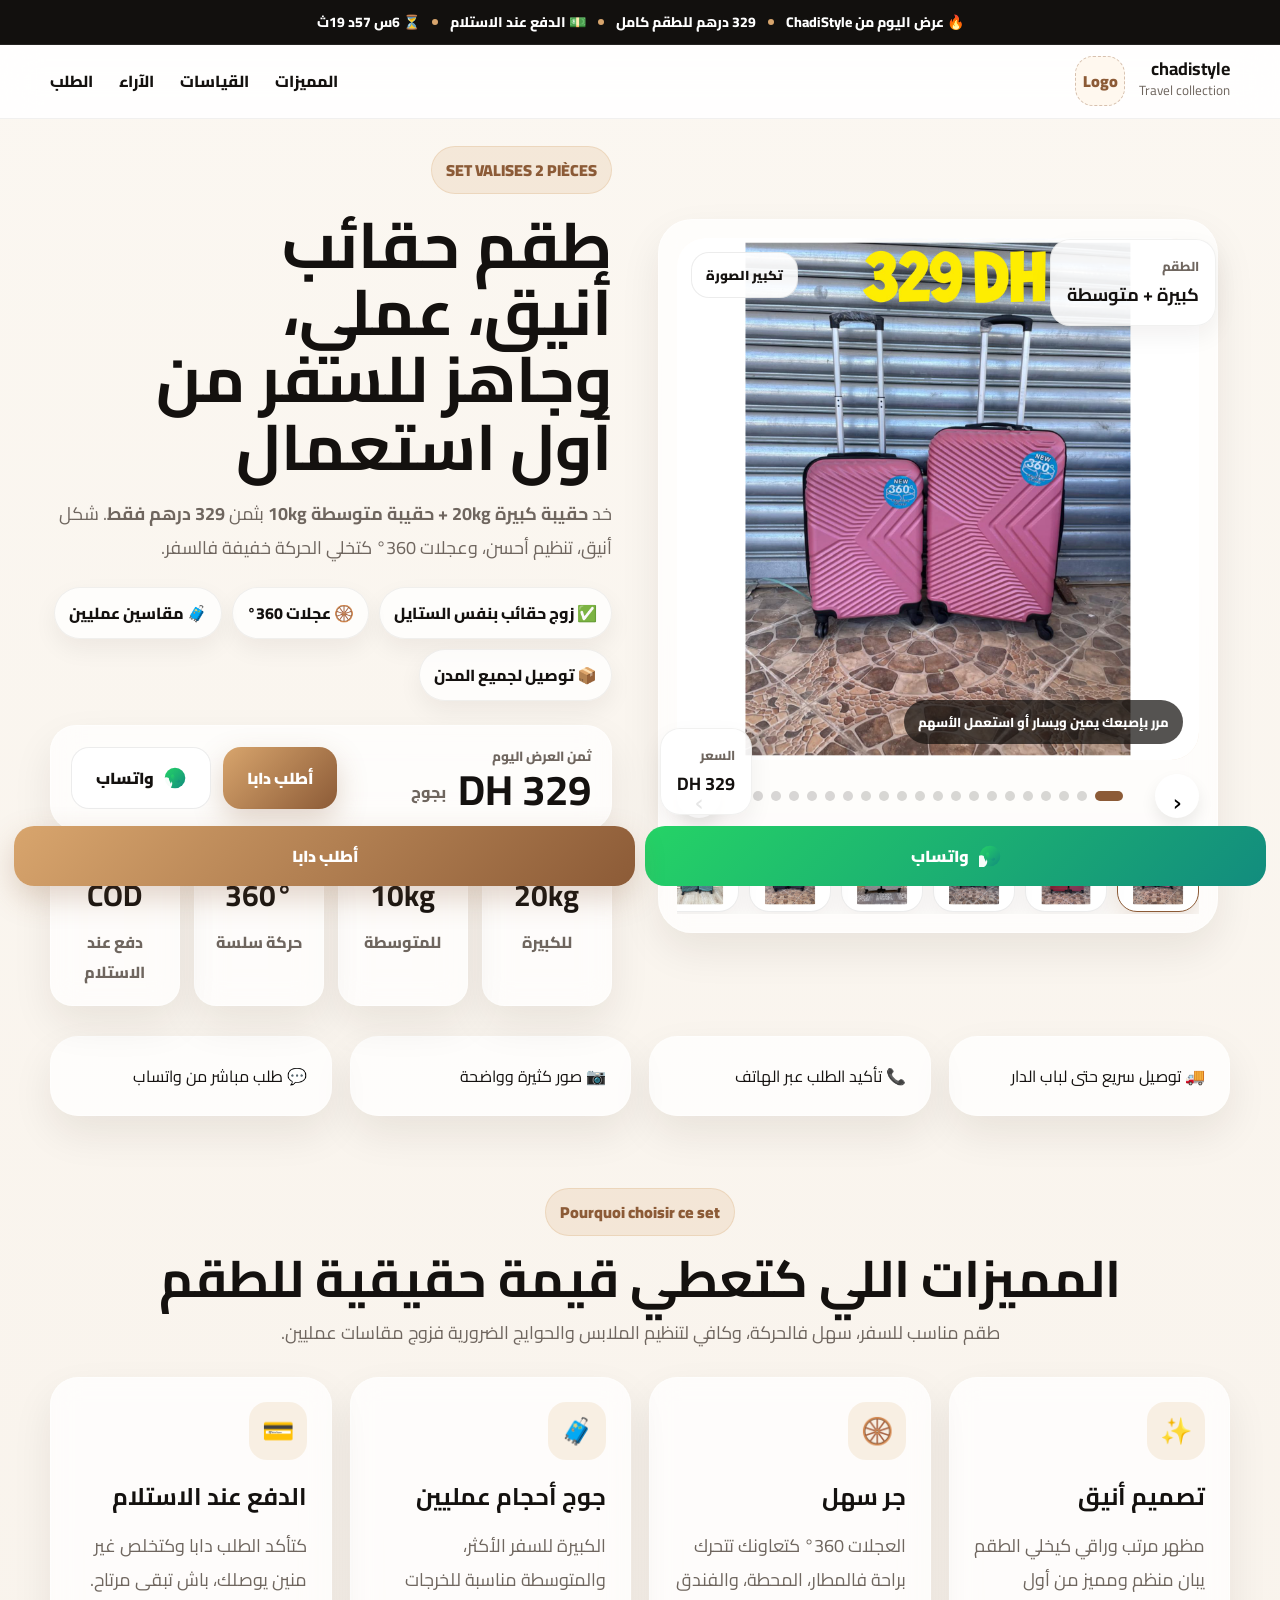
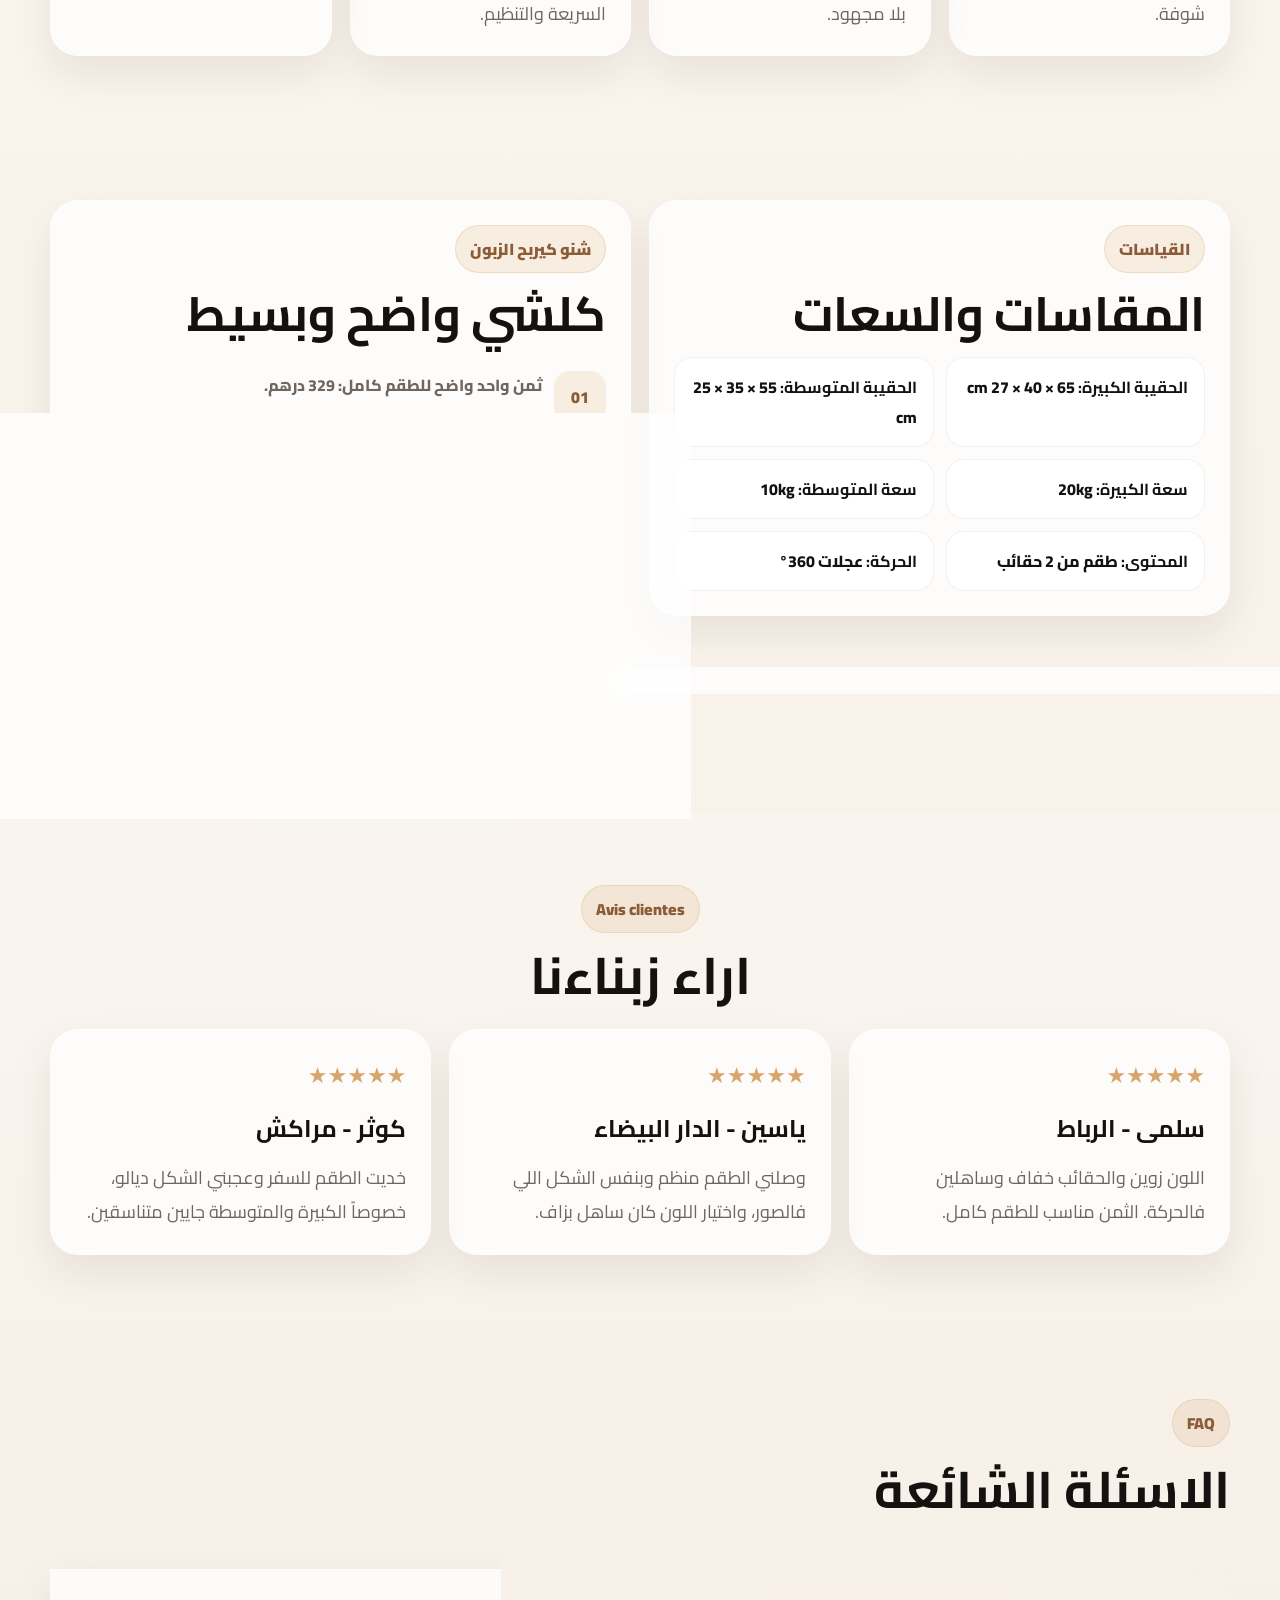
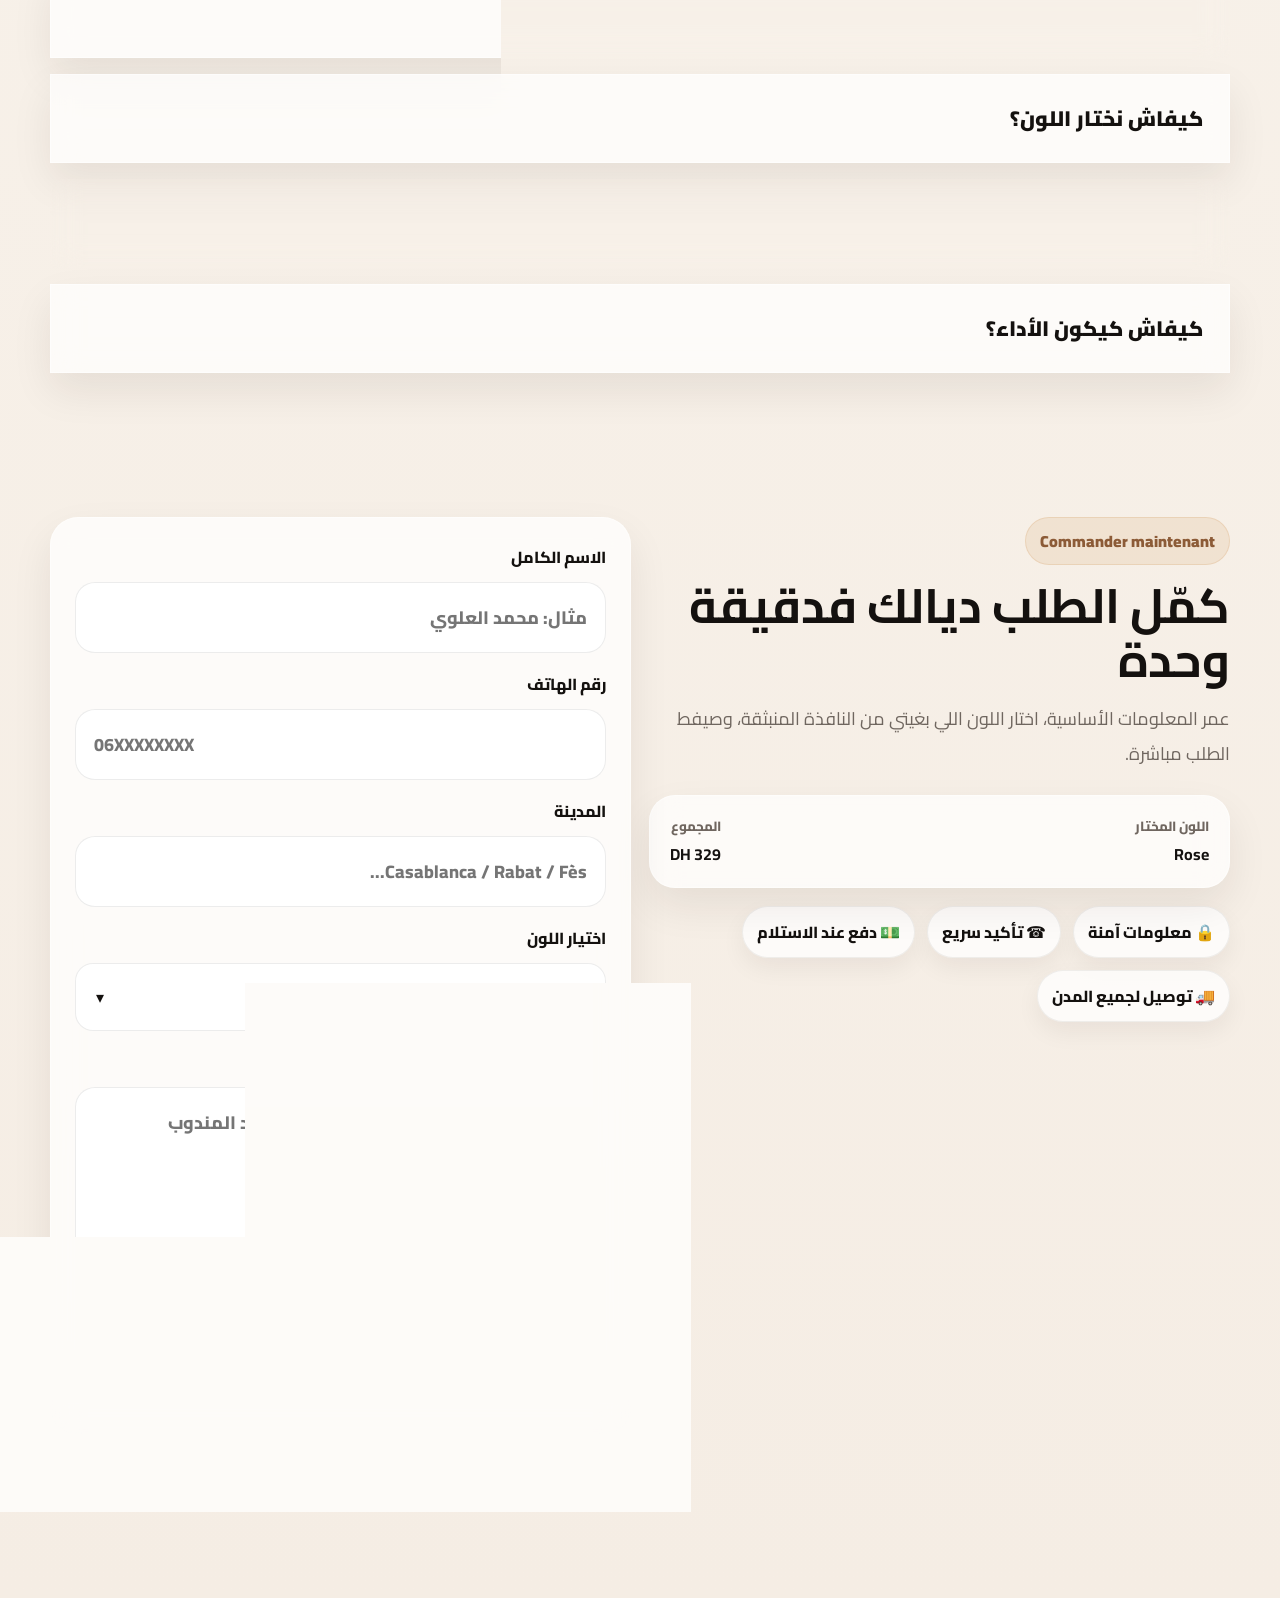
<file: index.html>
<!doctype html>
<html lang="ar" dir="rtl">
<head>
  <meta charset="UTF-8" />
  <meta http-equiv="X-UA-Compatible" content="IE=edge" />
  <meta name="viewport" content="width=device-width, initial-scale=1.0, viewport-fit=cover" />
  <title>ChadiStyle | طقم حقائب سفر 2 قطع بثمن 329 درهم</title>
  <meta name="description" content="طقم حقائب سفر ChadiStyle مكون من حقيبة كبيرة 20kg وحقيبة متوسطة 10kg بثمن 329 درهم فقط. صور كثيرة، عجلات 360°، دفع عند الاستلام وتوصيل لجميع المدن بالمغرب." />
  <meta name="robots" content="index,follow,max-image-preview:large" />
  <meta name="theme-color" content="#12100e" />
  <meta name="keywords" content="حقائب سفر, طقم حقائب, valise, set valises, chadistyle, حقائب المغرب, طقم حقائب 329 درهم" />
  <link rel="canonical" href="./" />

  <meta property="og:locale" content="ar_MA" />
  <meta property="og:type" content="product" />
  <meta property="og:title" content="ChadiStyle | طقم حقائب سفر 2 قطع بثمن 329 درهم" />
  <meta property="og:description" content="حقيبة كبيرة 20kg + حقيبة متوسطة 10kg بألوان متعددة، عجلات 360°، ودفع عند الاستلام." />
  <meta property="og:image" content="assets/images/07216a6f-ed1c-49eb-8713-bebbb8f6638a.jpeg" />
  <meta property="og:image:alt" content="طقم حقائب سفر ChadiStyle" />
  <meta property="og:site_name" content="ChadiStyle" />

  <meta name="twitter:card" content="summary_large_image" />
  <meta name="twitter:title" content="ChadiStyle | طقم حقائب سفر 2 قطع بثمن 329 درهم" />
  <meta name="twitter:description" content="اختار اللون ديالك وطلب دابا. كبيرة 20kg + متوسطة 10kg بثمن 329 درهم فقط." />
  <meta name="twitter:image" content="assets/images/07216a6f-ed1c-49eb-8713-bebbb8f6638a.jpeg" />

  <link rel="preconnect" href="https://fonts.googleapis.com">
  <link rel="preconnect" href="https://fonts.gstatic.com" crossorigin>
  <link href="https://fonts.googleapis.com/css2?family=Cairo:wght@400;600;700;800;900&display=swap" rel="stylesheet">
  <link rel="preload" as="image" href="assets/images/07216a6f-ed1c-49eb-8713-bebbb8f6638a.jpeg" />
  <link rel="preload" as="image" href="assets/images/04a8c3bd-b79f-4aab-b294-697c1f01caf9.jpeg" />
  <link rel="stylesheet" href="styles.css" />

  <script type="application/ld+json">
  {
    "@context":"https://schema.org",
    "@type":"Product",
    "name":"ChadiStyle Set Valises 2 Pièces",
    "brand":{"@type":"Brand","name":"ChadiStyle"},
    "description":"طقم حقائب سفر مكون من حقيبة كبيرة 20kg وحقيبة متوسطة 10kg مع عجلات 360° وألوان متعددة.",
    "image":[
      "assets/images/07216a6f-ed1c-49eb-8713-bebbb8f6638a.jpeg",
      "assets/images/04a8c3bd-b79f-4aab-b294-697c1f01caf9.jpeg",
      "assets/images/276c92f9-af37-4a65-b3f5-61d03229a6c1.jpeg",
      "assets/images/28bfc26e-045c-42f2-bcb2-810611f1ffec.jpeg",
      "assets/images/4a410dfd-cf58-4026-8056-039bd497de69.jpeg",
      "assets/images/5302eda4-836d-4665-828d-df61c8166615.jpeg",
      "assets/images/6ca216b2-e116-4357-a86b-bff119a6e204.jpeg",
      "assets/images/84929e0f-b16d-4fbb-80d5-106b214cf619.jpeg",
      "assets/images/87ebcc59-15d8-47c6-b482-40e44ffc768f.jpeg",
      "assets/images/8b7ff2ef-00cc-481d-b301-b4df2eb20bba.jpeg",
      "assets/images/8ddd7e43-d7ce-4990-abd9-2580df773224.jpeg",
      "assets/images/9adc9a31-12ae-4a30-a497-1fc21504b14f.jpeg",
      "assets/images/9ecf0c9e-bb41-421c-b206-47fb9138fd2e.jpeg",
      "assets/images/a79d6728-3a69-4611-bb8c-b9bd32f8e4a8.jpeg",
      "assets/images/b6b2ae6a-38eb-45c3-bc00-917f3c1b9526.jpeg",
      "assets/images/b6c45c13-b075-4b6e-a85f-7e61e8ebde6f.jpeg",
      "assets/images/baf8698c-f9aa-4e90-974a-b84a5d846503.jpeg",
      "assets/images/c2b97d88-1dce-42cb-9af8-0fcc0144f9f2.jpeg",
      "assets/images/c5679a50-b0f3-4c08-8393-fabd02f97330.jpeg",
      "assets/images/ce11bae9-ff26-4557-ace9-9253922d0647.jpeg"
    ],
    "offers":{
      "@type":"Offer",
      "priceCurrency":"MAD",
      "price":"329",
      "availability":"https://schema.org/InStock",
      "itemCondition":"https://schema.org/NewCondition"
    },
    "additionalProperty":[
      {"@type":"PropertyValue","name":"محتوى الطقم","value":"حقيبة كبيرة + حقيبة متوسطة"},
      {"@type":"PropertyValue","name":"قياس الحقيبة الكبيرة","value":"65 × 40 × 27 cm"},
      {"@type":"PropertyValue","name":"قياس الحقيبة المتوسطة","value":"55 × 35 × 25 cm"},
      {"@type":"PropertyValue","name":"سعة الكبيرة","value":"20kg"},
      {"@type":"PropertyValue","name":"سعة المتوسطة","value":"10kg"}
    ]
  }
  </script>
</head>
<body>
  <div class="topbar">
    <div class="container topbar-inner">
      <span>🔥 عرض اليوم من ChadiStyle</span>
      <span class="bullet"></span>
      <span>329 درهم للطقم كامل</span>
      <span class="bullet"></span>
      <span>💵 الدفع عند الاستلام</span>
      <span class="bullet"></span>
      <span id="countdown">⏳ باقي العرض...</span>
    </div>
  </div>

  <header class="site-header">
    <div class="container header-inner">
      <a href="#hero" class="brand">
        <div>
          <strong>chadistyle</strong>
          <small>Travel collection</small>
        </div>
        <div class="logo-placeholder">Logo</div>
      </a>

      <nav class="desktop-nav">
        <a href="#features">المميزات</a>
        <a href="#specs">القياسات</a>
        <a href="#reviews">الآراء</a>
        <a href="#order">الطلب</a>
      </nav>

      <button class="menu-btn" id="menuBtn" aria-label="فتح القائمة">☰</button>
    </div>
    <nav class="mobile-nav" id="mobileNav">
      <a href="#features">المميزات</a>
      <a href="#specs">القياسات</a>
      <a href="#reviews">الآراء</a>
      <a href="#order">اطلب الآن</a>
    </nav>
  </header>

  <main>
    <section class="hero" id="hero">
      <div class="container hero-grid">
        <div class="hero-visual reveal delay-1">
          <div class="visual-shell">
            <div class="floating-card floating-card-a">
              <span>الطقم</span>
              <strong>كبيرة + متوسطة</strong>
            </div>
            <div class="floating-card floating-card-b">
              <span>السعر</span>
              <strong>329 DH</strong>
            </div>

            <div class="gallery-card glass-card">
              <div class="gallery-stage" id="galleryStage">
                <img id="mainImage" src="assets/images/07216a6f-ed1c-49eb-8713-bebbb8f6638a.jpeg" alt="طقم حقائب سفر ChadiStyle" />
                <button class="gallery-zoom-hint" type="button" id="openLightbox">تكبير الصورة</button>
                <div class="gallery-overlay">
                  <span>مرر بإصبعك يمين ويسار أو استعمل الأسهم</span>
                </div>
              </div>

              <div class="gallery-controls">
                <button class="nav-arrow" id="prevSlide" type="button" aria-label="الصورة السابقة">‹</button>
                <div class="dots" id="dots"></div>
                <button class="nav-arrow" id="nextSlide" type="button" aria-label="الصورة التالية">›</button>
              </div>

              <div class="thumb-rail" id="thumbs"></div>
            </div>
          </div>
        </div>

        <div class="hero-copy reveal">
          <span class="hero-badge">SET VALISES 2 PIÈCES</span>
          <h1>طقم حقائب أنيق، عملي، وجاهز للسفر من أول استعمال</h1>
          <p class="lead">خد <strong>حقيبة كبيرة 20kg + حقيبة متوسطة 10kg</strong> بثمن <strong>329 درهم فقط</strong>. شكل أنيق، تنظيم أحسن، وعجلات 360° كتخلي الحركة خفيفة فالسفر.</p>

          <div class="hero-points">
            <span>✅ زوج حقائب بنفس الستايل</span>
            <span>🛞 عجلات 360°</span>
            <span>🧳 مقاسين عمليين</span>
            <span>📦 توصيل لجميع المدن</span>
          </div>

          <div class="price-box glass-card">
            <div>
              <small>ثمن العرض اليوم</small>
              <div class="price-row"><strong>329 DH</strong><span>بجوج</span></div>
            </div>
            <div class="hero-cta-group">
              <button class="primary-btn pulse" data-scroll="#order" type="button">أطلب دابا</button>
              <a class="secondary-btn wa-cta" id="heroWhatsapp" href="https://wa.me/212622566694" target="_blank" rel="noopener">
                <img class="wa-svg" src="assets/icons/whatsapp.svg" alt="واتساب">
                <span>واتساب</span>
              </a>
            </div>
          </div>

          <div class="stats-grid compact-two">
            <div class="stat-card glass-card"><strong>20kg</strong><span>للكبيرة</span></div>
            <div class="stat-card glass-card"><strong>10kg</strong><span>للمتوسطة</span></div>
            <div class="stat-card glass-card"><strong>360°</strong><span>حركة سلسة</span></div>
            <div class="stat-card glass-card"><strong>COD</strong><span>دفع عند الاستلام</span></div>
          </div>
        </div>
      </div>
    </section>

    <section class="proof-strip reveal">
      <div class="container proof-grid">
        <div>🚚 توصيل سريع حتى لباب الدار</div>
        <div>📞 تأكيد الطلب عبر الهاتف</div>
        <div>📷 صور كثيرة وواضحة</div>
        <div>💬 طلب مباشر من واتساب</div>
      </div>
    </section>

    <section class="features section" id="features">
      <div class="container">
        <div class="section-head reveal center">
          <span class="section-kicker">Pourquoi choisir ce set</span>
          <h2>المميزات اللي كتعطي قيمة حقيقية للطقم</h2>
          <p>طقم مناسب للسفر، سهل فالحركة، وكافي لتنظيم الملابس والحوايج الضرورية فزوج مقاسات عمليين.</p>
        </div>

        <div class="feature-cards">
          <article class="feature-card glass-card reveal">
            <div class="icon">✨</div>
            <h3>تصميم أنيق</h3>
            <p>مظهر مرتب وراقي كيخلي الطقم يبان منظم ومميز من أول شوفة.</p>
          </article>
          <article class="feature-card glass-card reveal delay-1">
            <div class="icon">🛞</div>
            <h3>جر سهل</h3>
            <p>العجلات 360° كتعاونك تتحرك براحة فالمطار، المحطة، والفندق بلا مجهود.</p>
          </article>
          <article class="feature-card glass-card reveal delay-2">
            <div class="icon">🧳</div>
            <h3>جوج أحجام عمليين</h3>
            <p>الكبيرة للسفر الأكثر، والمتوسطة مناسبة للخرجات السريعة والتنظيم.</p>
          </article>
          <article class="feature-card glass-card reveal delay-3">
            <div class="icon">💳</div>
            <h3>الدفع عند الاستلام</h3>
            <p>كتأكد الطلب دابا وكتخلص غير منين يوصلك، باش تبقى مرتاح.</p>
          </article>
        </div>
      </div>
    </section>

    <section class="section" id="specs">
      <div class="container specs-grid">
        <div class="spec-card glass-card reveal">
          <span class="section-kicker">القياسات</span>
          <h2>المقاسات والسعات</h2>
          <ul class="spec-list two-col-list">
            <li><strong>الحقيبة الكبيرة:</strong> 65 × 40 × 27 cm</li>
            <li><strong>الحقيبة المتوسطة:</strong> 55 × 35 × 25 cm</li>
            <li><strong>سعة الكبيرة:</strong> 20kg</li>
            <li><strong>سعة المتوسطة:</strong> 10kg</li>
            <li><strong>المحتوى:</strong> طقم من 2 حقائب</li>
            <li><strong>الحركة:</strong> عجلات 360°</li>
          </ul>
        </div>
        <div class="spec-card glass-card reveal delay-1">
          <span class="section-kicker">شنو كيربح الزبون</span>
          <h2>كلشي واضح وبسيط</h2>
          <div class="adv-list">
            <div><span>01</span><p>ثمن واحد واضح للطقم كامل: 329 درهم.</p></div>
            <div><span>02</span><p>اختيار اللون من نافذة منبثقة داخل الفورم بلا تعقيد.</p></div>
            <div><span>03</span><p>صور كثيرة توضح المنتج من زوايا متعددة.</p></div>
            <div><span>04</span><p>طلب سهل من الفورم أو مباشرة عبر واتساب.</p></div>
          </div>
        </div>
      </div>
    </section>

    <section class="section alt" id="reviews">
      <div class="container">
        <div class="section-head reveal center">
          <span class="section-kicker">Avis clientes</span>
          <h2> اراء زبناءنا</h2>
        </div>
        <div class="reviews-grid">
          <article class="review glass-card reveal">
            <div class="stars">★★★★★</div>
            <h3>سلمى - الرباط</h3>
            <p>اللون زوين والحقائب خفاف وساهلين فالحركة. الثمن مناسب للطقم كامل.</p>
          </article>
          <article class="review glass-card reveal delay-1">
            <div class="stars">★★★★★</div>
            <h3>ياسين - الدار البيضاء</h3>
            <p>وصلني الطقم منظم وبنفس الشكل اللي فالصور، واختيار اللون كان ساهل بزاف.</p>
          </article>
          <article class="review glass-card reveal delay-2">
            <div class="stars">★★★★★</div>
            <h3>كوثر - مراكش</h3>
            <p>خديت الطقم للسفر وعجبني الشكل ديالو، خصوصاً الكبيرة والمتوسطة جايين متناسقين.</p>
          </article>
        </div>
      </div>
    </section>

    <section class="section faq-section">
      <div class="container faq-grid">
        <div class="section-head reveal">
          <span class="section-kicker">FAQ</span>
          <h2>الاسئلة الشائعة</h2>
        </div>
        <details class="glass-card reveal"><summary>واش 329 درهم للطقم كامل؟</summary><p>نعم، الثمن هو 329 درهم بجوج: حقيبة كبيرة + حقيبة متوسطة.</p></details>
        <details class="glass-card reveal"><summary>كيفاش نختار اللون؟</summary><p>كتضغط على اختيار اللون داخل الفورم وكتفتح لك نافذة فيها جميع الألوان باش تختار اللي بغيتي.</p></details>
        <details class="glass-card reveal"><summary>واش التوصيل لكل المدن؟</summary><p>نعم، التوصيل متاح لجميع المدن داخل المغرب مع تأكيد الطلب قبل الإرسال.</p></details>
        <details class="glass-card reveal"><summary>كيفاش كيكون الأداء؟</summary><p>الدفع عند الاستلام. كتخلص منين يوصلك الطلب.</p></details>
      </div>
    </section>

    <section class="section order-section" id="order">
      <div class="container order-grid">
        <div class="order-copy reveal">
          <span class="section-kicker">Commander maintenant</span>
          <h2>كمّل الطلب ديالك فدقيقة وحدة</h2>
          <p>عمر المعلومات الأساسية، اختار اللون اللي بغيتي من النافذة المنبثقة، وصيفط الطلب مباشرة.</p>

          <div class="offer-box glass-card">
            <div>
              <small>اللون المختار</small>
              <strong id="summarySet">Rose</strong>
            </div>
            <div>
              <small>المجموع</small>
              <strong>329 DH</strong>
            </div>
          </div>

          <div class="mini-feats">
            <span>🔒 معلومات آمنة</span>
            <span>☎️ تأكيد سريع</span>
            <span>💵 دفع عند الاستلام</span>
            <span>🚚 توصيل لجميع المدن</span>
          </div>
        </div>

        <form class="order-form glass-card reveal delay-1" id="orderForm" action="https://formspree.io/f/xojpezno" method="POST">
          <label>الاسم الكامل
            <input type="text" name="name" id="customerName" placeholder="مثال: محمد العلوي" required>
          </label>

          <label>رقم الهاتف
            <input type="tel" name="phone" id="customerPhone" placeholder="06XXXXXXXX" inputmode="tel" required>
          </label>

          <label>المدينة
            <input type="text" name="city" id="customerCity" placeholder="Casablanca / Rabat / Fès..." required>
          </label>

          <label>اختيار اللون
            <button type="button" class="color-picker-trigger" id="colorPickerTrigger" aria-haspopup="dialog" aria-expanded="false">
              <span id="selectedColorLabel">Rose</span>
              <span>▾</span>
            </button>
            <input type="hidden" name="color" id="selectedColorValue" value="Rose">
          </label>

          <label>العنوان التفصيلي
            <textarea name="address" id="customerAddress" rows="4" placeholder="الحي، الزنقة، رقم المنزل، أي معلومة تساعد المندوب" required></textarea>
          </label>

          <button type="submit" class="primary-btn submit-btn" id="submitBtn">تأكيد الطلب الآن</button>
          <button type="button" class="whatsapp-btn" id="whatsappBtn">
            <img class="wa-svg" src="assets/icons/whatsapp.svg" alt="واتساب">
            <span>أو اطلب عبر واتساب</span>
          </button>
        </form>
      </div>
    </section>
  </main>

  <div class="sticky-actions">
    <a class="floating-wa" id="floatingWa" href="https://wa.me/212622566694" target="_blank" rel="noopener" aria-label="WhatsApp">
      <img class="wa-svg" src="assets/icons/whatsapp.svg" alt="واتساب">
      <span>واتساب</span>
    </a>
    <button class="sticky-order-btn primary-btn" data-scroll="#order" type="button">أطلب دابا</button>
  </div>

  <div class="picker-modal" id="colorModal" aria-hidden="true">
    <div class="picker-backdrop" data-close-color-modal></div>
    <div class="picker-sheet glass-card" role="dialog" aria-modal="true" aria-labelledby="colorModalTitle">
      <div class="picker-head">
        <div>
          <small>Choisir la couleur</small>
          <h3 id="colorModalTitle">اختار اللون ديالك</h3>
        </div>
        <button type="button" class="picker-close" id="closeColorModal" aria-label="إغلاق">✕</button>
      </div>
      <div class="picker-grid" id="colorPickerGrid"></div>
    </div>
  </div>

  <div class="lightbox" id="lightbox" aria-hidden="true">
    <button type="button" class="lightbox-close" id="closeLightbox" aria-label="إغلاق">✕</button>
    <img id="lightboxImage" src="assets/images/07216a6f-ed1c-49eb-8713-bebbb8f6638a.jpeg" alt="صورة مكبرة للمنتج">
  </div>

  <script src="script.js"></script>
</body>
</html>
</file>
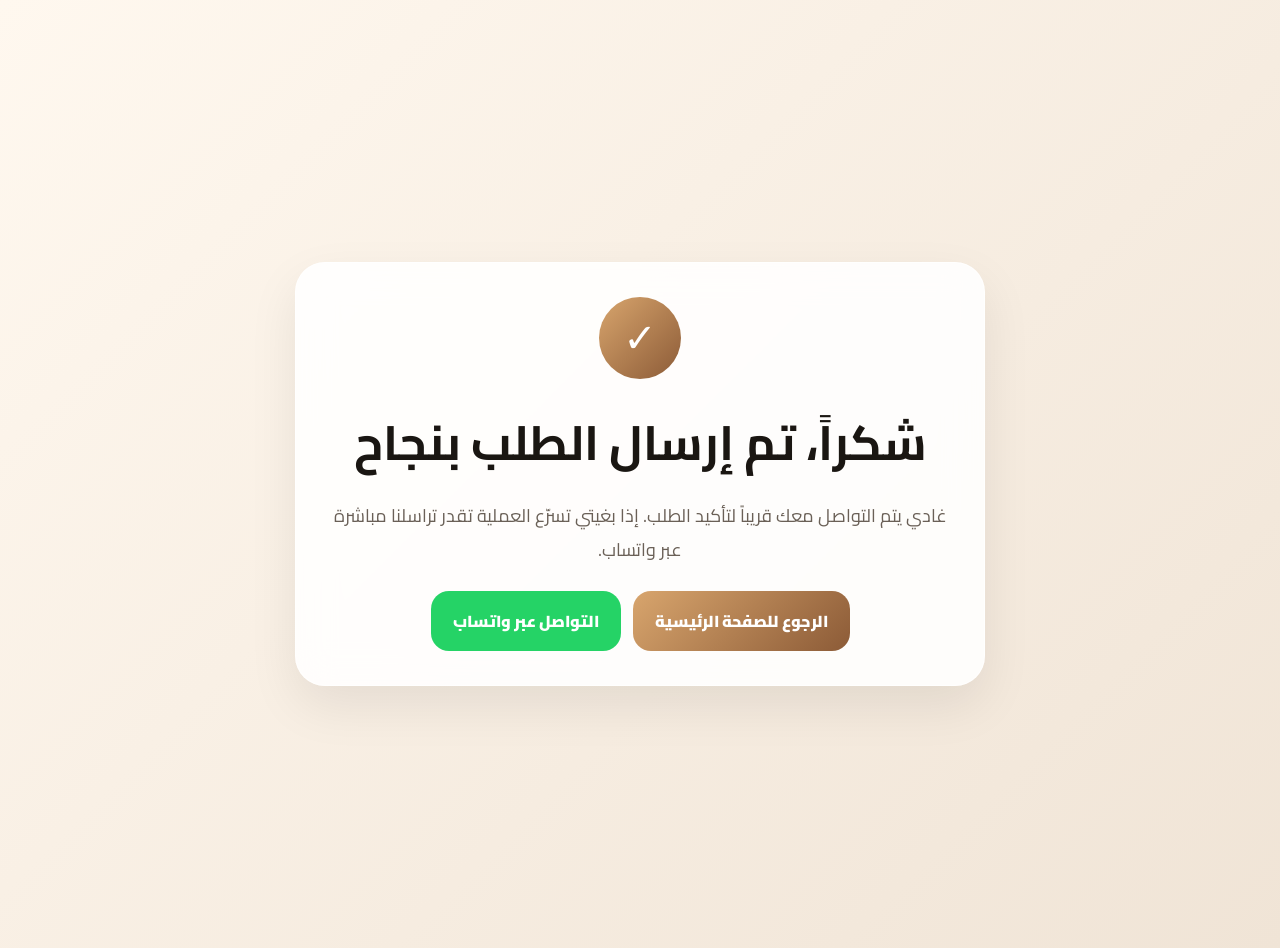
<file: thankyou.html>
<!doctype html>
<html lang="ar" dir="rtl">
<head>
  <meta charset="UTF-8" />
  <meta name="viewport" content="width=device-width, initial-scale=1.0" />
  <title>شكراً على طلبك | ChadiStyle</title>
  <meta name="description" content="تم إرسال طلبك بنجاح. سنتواصل معك قريباً لتأكيد طلب ChadiStyle." />
  <link rel="preconnect" href="https://fonts.googleapis.com">
  <link rel="preconnect" href="https://fonts.gstatic.com" crossorigin>
  <link href="https://fonts.googleapis.com/css2?family=Cairo:wght@400;600;700;800;900&display=swap" rel="stylesheet">
  <style>
    body{margin:0;min-height:100vh;display:grid;place-items:center;background:linear-gradient(135deg,#fff8ef,#f0e4d6);font-family:"Cairo",system-ui,sans-serif;color:#1a1612;padding:24px}
    .card{max-width:620px;width:100%;background:rgba(255,255,255,.88);backdrop-filter:blur(18px);border:1px solid rgba(255,255,255,.7);box-shadow:0 20px 50px rgba(0,0,0,.08);border-radius:30px;padding:34px;text-align:center}
    .check{width:82px;height:82px;border-radius:50%;display:grid;place-items:center;margin:0 auto 18px;background:linear-gradient(135deg,#d8a56d,#8c5b37);color:#fff;font-size:40px;font-weight:900}
    h1{font-size:clamp(30px,6vw,48px);margin:0 0 12px}
    p{font-size:18px;line-height:1.9;color:#6a6057;margin:0 0 24px}
    .actions{display:flex;gap:12px;justify-content:center;flex-wrap:wrap}
    a{display:inline-flex;align-items:center;justify-content:center;gap:10px;padding:15px 22px;border-radius:18px;font-weight:900;text-decoration:none}
    .primary{background:linear-gradient(135deg,#d8a56d,#8c5b37);color:#fff}
    .secondary{background:#25d366;color:#fff}
  </style>
</head>
<body>
  <div class="card">
    <div class="check">✓</div>
    <h1>شكراً، تم إرسال الطلب بنجاح</h1>
    <p>غادي يتم التواصل معك قريباً لتأكيد الطلب. إذا بغيتي تسرّع العملية تقدر تراسلنا مباشرة عبر واتساب.</p>
    <div class="actions">
      <a class="primary" href="index.html">الرجوع للصفحة الرئيسية</a>
      <a class="secondary" href="https://wa.me/212622566694" target="_blank" rel="noopener">التواصل عبر واتساب</a>
    </div>
  </div>
</body>
</html>
</file>
<file: styles.css>
:root{
  --bg:#f6f1ea;
  --bg-2:#efe6da;
  --card:rgba(255,255,255,.72);
  --card-strong:#fff;
  --text:#14110f;
  --muted:#6f665f;
  --line:rgba(20,17,15,.08);
  --accent:#8c5b37;
  --accent-2:#d8a56d;
  --dark:#181411;
  --wa:#25d366;
  --wa-dark:#128c7e;
  --shadow:0 18px 40px rgba(33,24,16,.08);
  --shadow-soft:0 10px 24px rgba(33,24,16,.06);
  --radius:28px;
}
*{box-sizing:border-box}html{scroll-behavior:smooth}body{margin:0;font-family:"Cairo",system-ui,sans-serif;background:linear-gradient(180deg,#fbf7f1 0%,#f5ede4 100%);color:var(--text);padding-top:118px;padding-bottom:92px;overflow-x:hidden}img{max-width:100%;display:block}button,input,textarea{font:inherit}a{text-decoration:none;color:inherit}button{cursor:pointer}
.container{width:min(1180px,calc(100% - 28px));margin:auto}.glass-card{background:var(--card);backdrop-filter:blur(14px);border:1px solid rgba(255,255,255,.45);box-shadow:var(--shadow)}
.topbar{position:fixed;top:0;left:0;right:0;z-index:70;background:#12100e;color:#fff;border-bottom:1px solid rgba(255,255,255,.08)}.topbar-inner{min-height:44px;display:flex;gap:12px;align-items:center;justify-content:center;font-size:14px;font-weight:800;flex-wrap:wrap;padding:8px 0}.bullet{width:6px;height:6px;border-radius:999px;background:#d8a56d;display:inline-block}
.site-header{position:fixed;top:44px;left:0;right:0;background:rgba(255,255,255,.88);backdrop-filter:blur(18px);z-index:60;border-bottom:1px solid rgba(20,17,15,.06)}.header-inner{min-height:74px;display:flex;align-items:center;justify-content:space-between;gap:18px}.brand{display:flex;align-items:center;gap:14px}.brand strong{display:block;font-size:18px;line-height:1.1}.brand small{display:block;color:var(--muted)}.logo-placeholder{width:50px;height:50px;border-radius:18px;border:1px dashed rgba(140,91,55,.35);display:grid;place-items:center;color:var(--accent);font-weight:900;background:#fff8ef}.desktop-nav{display:flex;gap:26px;font-weight:800}.desktop-nav a{position:relative}.desktop-nav a:after{content:"";position:absolute;inset:auto 0 -6px;height:2px;background:var(--accent);transform:scaleX(0);transition:.25s}.desktop-nav a:hover:after{transform:scaleX(1)}.menu-btn{display:none;border:none;background:#fff;border:1px solid var(--line);width:48px;height:48px;border-radius:16px;font-size:28px}.mobile-nav{display:none}
.hero{padding:28px 0 18px}.hero-grid{display:grid;grid-template-columns:1.02fr .98fr;gap:34px;align-items:center}.hero-badge,.section-kicker{display:inline-flex;padding:8px 14px;border-radius:999px;background:rgba(216,165,109,.18);border:1px solid rgba(216,165,109,.25);font-weight:900;color:var(--accent)}.hero h1{font-size:clamp(34px,5.2vw,64px);line-height:1.05;margin:18px 0 16px;max-width:13ch}.lead,.section-head p,.feature-card p,.review p,.order-copy p{color:var(--muted);font-size:18px;line-height:1.9;margin:0}.hero-points{display:flex;flex-wrap:wrap;gap:10px;margin:22px 0}.hero-points span,.mini-feats span{background:rgba(255,255,255,.75);border:1px solid rgba(20,17,15,.06);padding:10px 14px;border-radius:999px;font-weight:800;box-shadow:var(--shadow-soft)}
.price-box,.offer-box,.selected-color-banner{display:flex;align-items:center;justify-content:space-between;gap:18px;padding:18px 20px;border-radius:26px;margin:24px 0 18px}.price-box small,.offer-box small{display:block;color:var(--muted);font-weight:800}.price-row{display:flex;align-items:flex-end;gap:12px}.price-row strong{font-size:42px;line-height:1}.price-row span{font-weight:800;color:var(--muted);padding-bottom:4px}.hero-cta-group{display:flex;gap:12px;flex-wrap:wrap}.primary-btn,.secondary-btn,.submit-btn,.whatsapp-btn,.floating-wa,.sticky-order-btn,.color-picker-trigger,.gallery-zoom-hint{border:none;border-radius:18px;padding:15px 24px;font-weight:900;transition:.25s}.primary-btn{background:linear-gradient(135deg,var(--accent-2),var(--accent));color:#fff;box-shadow:0 12px 30px rgba(140,91,55,.25)}.primary-btn:hover,.secondary-btn:hover,.whatsapp-btn:hover,.floating-wa:hover,.sticky-order-btn:hover,.color-picker-trigger:hover,.gallery-zoom-hint:hover{transform:translateY(-2px)}.secondary-btn{background:#fff;color:var(--text);border:1px solid rgba(20,17,15,.08)}.wa-cta,.whatsapp-btn,.floating-wa{display:inline-flex;align-items:center;justify-content:center;gap:10px}.whatsapp-btn,.floating-wa{background:linear-gradient(135deg,var(--wa),var(--wa-dark));color:#fff}.pulse{animation:pulse 1.7s infinite}
.stats-grid{display:grid;grid-template-columns:repeat(4,1fr);gap:14px}.stat-card{padding:18px;border-radius:22px;text-align:center}.stat-card strong{display:block;font-size:30px;margin-bottom:4px}.stat-card span{display:block;color:var(--muted);font-weight:800}
.visual-shell{position:relative;min-height:680px;display:grid;place-items:center}.gallery-card{width:min(100%,560px);border-radius:34px;padding:18px;position:relative;overflow:hidden}.gallery-stage{position:relative;aspect-ratio:1/1;border-radius:28px;background:linear-gradient(135deg,#fff8ef,#f4e5d5);overflow:hidden;touch-action:pan-y}.gallery-stage img{width:100%;height:100%;object-fit:contain;user-select:none;-webkit-user-drag:none;transition:opacity .35s ease,transform .35s ease}.gallery-stage.is-changing img{opacity:.25;transform:scale(.98)}.gallery-overlay{position:absolute;right:16px;bottom:16px;background:rgba(20,17,15,.72);color:#fff;padding:10px 14px;border-radius:999px;font-size:13px;font-weight:800;max-width:80%}.gallery-zoom-hint{position:absolute;top:14px;left:14px;background:rgba(255,255,255,.92);color:var(--text);padding:10px 14px;font-size:13px;border:1px solid rgba(20,17,15,.08)}.gallery-controls{margin-top:14px;display:flex;align-items:center;justify-content:space-between;gap:10px}.nav-arrow{width:44px;height:44px;border-radius:50%;border:none;background:#fff;box-shadow:0 8px 16px rgba(0,0,0,.08);font-size:28px;cursor:pointer}.dots{display:flex;gap:8px;align-items:center;justify-content:center;flex:1}.dots button{width:10px;height:10px;border:none;border-radius:999px;background:rgba(20,17,15,.16);padding:0;cursor:pointer}.dots button.active{width:28px;background:var(--accent)}.thumb-rail{display:flex;gap:10px;margin-top:12px;overflow:auto;padding-bottom:2px;scrollbar-width:none}.thumb-rail::-webkit-scrollbar{display:none}.thumb-rail button{min-width:82px;width:82px;height:82px;border-radius:20px;border:1px solid rgba(20,17,15,.08);padding:6px;background:#fff;box-shadow:var(--shadow-soft)}.thumb-rail button.active{border-color:var(--accent);box-shadow:0 10px 24px rgba(140,91,55,.18)}.thumb-rail img{width:100%;height:100%;object-fit:cover;border-radius:14px}
.floating-card{position:absolute;z-index:2;padding:14px 16px;border-radius:20px;background:rgba(255,255,255,.9);box-shadow:var(--shadow-soft);border:1px solid rgba(20,17,15,.06);max-width:180px}.floating-card span{display:block;font-size:13px;color:var(--muted);font-weight:800}.floating-card strong{display:block;font-size:18px}.floating-card-a{top:20px;right:14px}.floating-card-b{bottom:118px;left:14px}
.proof-strip{padding:12px 0 0}.proof-grid,.reviews-grid,.specs-grid,.order-grid,.feature-cards{display:grid;gap:18px}.proof-grid{grid-template-columns:repeat(4,1fr)}.proof-grid div,.feature-card,.spec-card,.review,.order-form{padding:24px;border-radius:28px;background:rgba(255,255,255,.74);border:1px solid rgba(255,255,255,.4);box-shadow:var(--shadow)}.section{padding:72px 0}.alt{background:linear-gradient(180deg,rgba(255,255,255,.2),rgba(255,255,255,.08))}.section-head{margin-bottom:26px}.section-head.center{text-align:center}.section-head h2{font-size:clamp(32px,4vw,58px);line-height:1.1;margin:14px 0 10px}
.feature-cards{grid-template-columns:repeat(4,1fr)}.feature-card .icon{width:58px;height:58px;border-radius:18px;background:rgba(216,165,109,.16);display:grid;place-items:center;font-size:26px;margin-bottom:14px}.feature-card h3,.review h3{margin:0 0 10px;font-size:24px}
.specs-grid,.order-grid{grid-template-columns:repeat(2,1fr);align-items:start}.spec-card h2,.order-copy h2{font-size:clamp(30px,4vw,48px);line-height:1.12;margin:14px 0 16px}.spec-list{list-style:none;padding:0;margin:0;display:grid;gap:12px}.spec-list li{padding:14px 16px;border-radius:18px;background:#fff;border:1px solid rgba(20,17,15,.06);font-weight:800}.two-col-list{grid-template-columns:repeat(2,minmax(0,1fr))}.adv-list{display:grid;gap:12px}.adv-list div{display:grid;grid-template-columns:52px 1fr;gap:12px;align-items:start;padding:14px 0;border-bottom:1px dashed rgba(20,17,15,.1)}.adv-list div:last-child{border-bottom:none}.adv-list span{width:52px;height:52px;border-radius:16px;background:rgba(216,165,109,.18);display:grid;place-items:center;font-weight:900;color:var(--accent)}.adv-list p{margin:0;color:var(--muted);font-weight:800;line-height:1.8}
.reviews-grid{grid-template-columns:repeat(3,1fr)}.review .stars{font-size:22px;color:#d8a56d;margin-bottom:10px}
.faq-grid{display:grid;gap:16px}details{overflow:hidden}details summary{cursor:pointer;list-style:none;font-weight:900;font-size:21px;padding:24px 26px}details summary::-webkit-details-marker{display:none}details p{padding:0 26px 24px;margin:0;color:var(--muted);font-size:17px;line-height:1.9}
.mini-feats{display:flex;flex-wrap:wrap;gap:12px;margin-top:18px}.order-form{display:grid;gap:16px}.order-form label{display:grid;gap:10px;font-weight:800}.order-form input,.order-form textarea{width:100%;padding:18px;border-radius:20px;border:1px solid rgba(20,17,15,.08);background:#fff;font-size:18px;color:var(--text)}.order-form textarea{resize:vertical;min-height:128px}.order-form input:focus,.order-form textarea:focus{outline:none;border-color:rgba(140,91,55,.4);box-shadow:0 0 0 4px rgba(216,165,109,.12)}.color-picker-trigger{display:flex;align-items:center;justify-content:space-between;background:#fff;border:1px solid rgba(20,17,15,.08);color:var(--text);padding:18px 20px}.submit-btn,.whatsapp-btn{min-height:60px;justify-content:center}.wa-svg{width:22px;height:22px;display:block;flex:0 0 22px}.sticky-actions{position:fixed;left:14px;right:14px;bottom:14px;z-index:45;display:grid;grid-template-columns:1fr 1fr;gap:10px;align-items:center}.floating-wa,.sticky-order-btn{min-height:58px;justify-content:center;border-radius:20px}.sticky-order-btn{width:100%}
.picker-modal,.lightbox{position:fixed;inset:0;display:none;z-index:90}.picker-modal.show,.lightbox.show{display:block}.picker-backdrop{position:absolute;inset:0;background:rgba(15,12,10,.55);backdrop-filter:blur(4px)}.picker-sheet{position:absolute;left:50%;bottom:12px;transform:translateX(-50%);width:min(720px,calc(100% - 20px));max-height:min(78vh,700px);overflow:auto;padding:18px;border-radius:30px;background:rgba(255,255,255,.94)}.picker-head{display:flex;align-items:center;justify-content:space-between;gap:16px;margin-bottom:16px}.picker-head small{color:var(--muted);font-weight:800}.picker-head h3{margin:4px 0 0;font-size:28px}.picker-close,.lightbox-close{border:none;background:#fff;width:46px;height:46px;border-radius:16px;box-shadow:var(--shadow-soft);font-size:20px}.picker-grid{display:grid;grid-template-columns:repeat(2,minmax(0,1fr));gap:12px}.picker-option{display:flex;align-items:center;gap:12px;padding:12px;border-radius:20px;border:1px solid rgba(20,17,15,.08);background:#fff;text-align:right}.picker-option.active{border-color:var(--accent);box-shadow:0 10px 24px rgba(140,91,55,.16)}.picker-option img{width:72px;height:72px;border-radius:16px;object-fit:cover}.picker-option strong{display:block;font-size:18px}.picker-option span{display:block;color:var(--muted);font-size:14px;font-weight:800}.lightbox{background:rgba(10,8,6,.92);display:none;place-items:center;padding:18px}.lightbox.show{display:grid}.lightbox img{max-width:min(94vw,960px);max-height:84vh;object-fit:contain;border-radius:22px;background:#fff}.lightbox-close{position:absolute;top:18px;left:18px}
.reveal{opacity:0;transform:translateY(18px);transition:opacity .55s ease,transform .55s ease}.reveal.visible{opacity:1;transform:none}.delay-1{transition-delay:.08s}.delay-2{transition-delay:.16s}.delay-3{transition-delay:.24s}
@keyframes pulse{0%{box-shadow:0 0 0 0 rgba(216,165,109,.38)}70%{box-shadow:0 0 0 16px rgba(216,165,109,0)}100%{box-shadow:0 0 0 0 rgba(216,165,109,0)}}
@media (max-width:1100px){.hero-grid,.specs-grid,.order-grid{grid-template-columns:1fr}.feature-cards{grid-template-columns:repeat(2,1fr)}.reviews-grid,.proof-grid{grid-template-columns:repeat(2,1fr)}.stats-grid{grid-template-columns:repeat(2,1fr)}.visual-shell{min-height:auto;padding-top:36px}.floating-card-a{top:8px;right:8px}.floating-card-b{bottom:112px;left:8px}}
@media (max-width:760px){body{padding-top:118px;padding-bottom:96px}.container{width:min(100%,calc(100% - 22px))}.desktop-nav{display:none}.menu-btn{display:grid;place-items:center}.mobile-nav.show{display:grid;gap:8px;padding:0 14px 14px}.mobile-nav a{padding:14px 16px;border-radius:16px;background:#fff;font-weight:900;border:1px solid var(--line)}.hero{padding-top:10px}.hero-grid{display:flex;flex-direction:column;gap:18px}.hero-visual{order:-1}.hero h1{max-width:none;font-size:clamp(31px,10vw,46px)}.lead,.section-head p,.feature-card p,.review p,.order-copy p{font-size:16px}.compact-two,.stats-grid,.proof-grid,.feature-cards,.reviews-grid,.order-grid,.specs-grid{grid-template-columns:repeat(2,minmax(0,1fr))}.order-grid,.specs-grid{grid-template-columns:1fr}.price-box,.offer-box{flex-direction:column;align-items:flex-start}.hero-cta-group{width:100%}.hero-cta-group .primary-btn,.hero-cta-group .secondary-btn,.whatsapp-btn,.submit-btn{width:100%;justify-content:center;text-align:center;padding-inline:16px}.gallery-card{padding:14px;border-radius:28px}.gallery-overlay{font-size:12px;right:10px;left:10px;bottom:10px;max-width:none}.gallery-zoom-hint{top:10px;left:10px;padding:8px 12px}.thumb-rail button{min-width:74px;width:74px;height:74px}.floating-card{padding:11px 12px;border-radius:16px;max-width:140px}.floating-card strong{font-size:15px}.section{padding:56px 0}.proof-grid div,.feature-card,.spec-card,.review,.order-form{padding:20px}.topbar-inner{font-size:12px;gap:8px}.header-inner{min-height:74px}.logo-placeholder{width:48px;height:48px;border-radius:16px}.brand strong{font-size:18px}.sticky-actions{grid-template-columns:1fr 1fr;bottom:10px;left:10px;right:10px}.floating-wa,.sticky-order-btn{min-height:54px;border-radius:18px;padding:14px 16px}.selected-color-banner strong,.offer-box strong{font-size:21px}.two-col-list{grid-template-columns:repeat(2,minmax(0,1fr))}.spec-list li{font-size:15px;line-height:1.55;padding:14px 12px}.picker-grid{grid-template-columns:1fr}.picker-sheet{border-radius:26px;padding:16px 14px 20px}.picker-option img{width:64px;height:64px}.proof-grid div{font-size:14px;text-align:center}.faq-grid details summary{font-size:18px;padding:20px}.faq-grid details p{padding:0 20px 20px;font-size:15px}}
@media (max-width:480px){.stats-grid,.compact-two{grid-template-columns:repeat(2,minmax(0,1fr));gap:12px}.stat-card{padding:16px 10px;border-radius:20px}.stat-card strong{font-size:24px}.thumb-rail{gap:8px}.gallery-card{padding:12px}.hero-points span,.mini-feats span{width:100%;justify-content:center;text-align:center}.sticky-actions span{font-size:14px}.floating-wa,.sticky-order-btn{padding:12px 10px}.picker-option strong{font-size:17px}.price-row strong{font-size:36px}}
</file>
